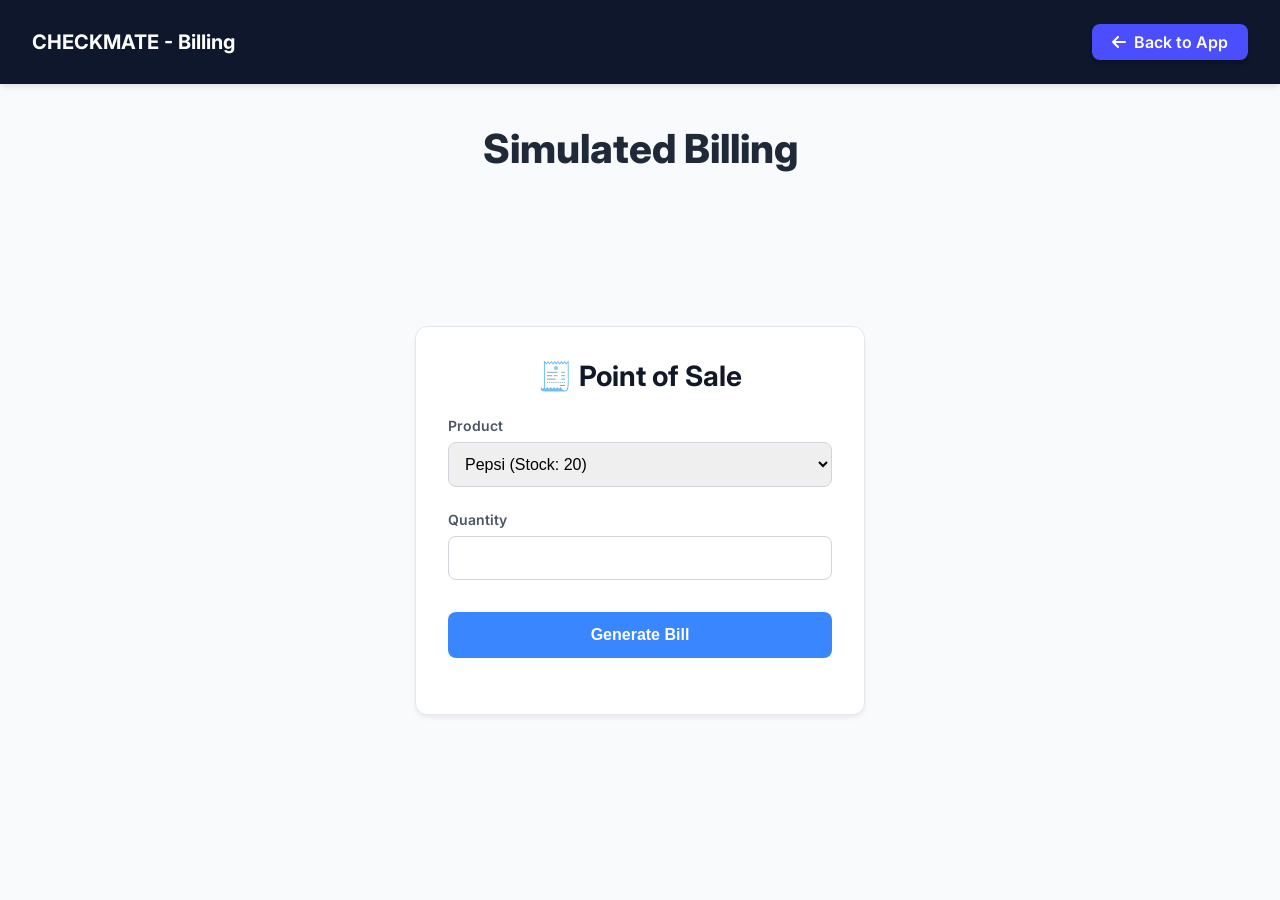
<file: billing.html>
<!DOCTYPE html>
<html lang="en">
<head>
    <meta charset="UTF-8">
    <meta name="viewport" content="width=device-width, initial-scale=1.0">
    <title>Check Mate - Billing</title>
    
    <!-- 1. Font Awesome for Icons -->
    <link rel="stylesheet" href="https://cdnjs.cloudflare.com/ajax/libs/font-awesome/6.5.2/css/all.min.css">
    
    <!-- 2. Google Font: Inter -->
    <link rel="preconnect" href="https://fonts.googleapis.com">
    <link rel="preconnect" href="https://fonts.gstatic.com" crossorigin>
    <link href="https://fonts.googleapis.com/css2?family=Inter:wght@400;500;600;700;800;900&display=swap" rel="stylesheet">

    <!-- 3. Embedded CSS to match your style.css -->
    <style>
        /* ===== 1. RESET & GLOBAL STYLES ===== */
        * {
            margin: 0;
            padding: 0;
            box-sizing: border-box;
        }

        body {
            font-family: 'Inter', sans-serif;
            background-color: #F8FAFC; /* Light gray background */
            min-height: 100vh;
            display: flex;
            flex-direction: column;
        }

        .container {
            width: 100%;
            max-width: 1200px;
            margin: 0 auto;
            padding: 0 2rem; /* 32px padding */
        }

        .btn {
            display: inline-flex;
            align-items: center;
            padding: 0.5rem 1.25rem; /* 8px 20px */
            border: none;
            border-radius: 0.5rem; /* 8px */
            font-weight: 600;
            font-size: 1rem; /* 16px */
            cursor: pointer;
            transition: all 0.3s ease;
            text-decoration: none;
            background-color: #4A4EFC;
            color: white;
            box-shadow: 0 4px 6px -1px rgba(0, 0, 0, 0.1), 0 2px 4px -1px rgba(0, 0, 0, 0.06);
        }
        .btn:hover {
            background-color: #3B3EEA;
            transform: translateY(-2px);
        }
        .btn i {
            margin-right: 0.5rem; /* 8px */
        }

        /* ===== 2. HEADER ===== */
        .header-blue {
            background-color: #0E172B;
            color: white;
            padding: 1.5rem 0;  /* 24px */
            box-shadow: 0 4px 6px -1px rgba(0, 0, 0, 0.1);
        }

        .navbar {
            display: flex;
            justify-content: space-between;
            align-items: center;
            width: 100%;
            max-width: 1400px;
            margin: 0 auto;
            padding: 0 2rem;
        }

        .logo {
            font-size: 1.25rem; /* 20px */
            font-weight: 700;
        }

        /* ===== 3. MAIN CONTENT ===== */
        main.container {
            flex-grow: 1;
            padding-top: 2.5rem; /* 40px */
            padding-bottom: 4rem; /* 64px */
            
            /* Center the billing container */
            display: flex;
            flex-direction: column;
            align-items: center;
        }

        .page-title {
            font-size: 2.5rem; /* 40px */
            font-weight: 800;
            color: #1F2937; /* gray-800 */
            margin-bottom: 2rem; /* 32px */
        }
        
        /* ===== 4. BILLING CONTAINER STYLES ===== */
        /* This replaces the inline styles from your code */
        .billing-container {
            max-width: 450px;
            width: 100%;
            margin: auto;
            padding: 2rem; /* 32px */
            border: 1px solid #E5E7EB; /* gray-200 */
            border-radius: 0.75rem; /* 12px */
            background-color: #ffffff;
            box-shadow: 0 4px 6px -1px rgba(0, 0, 0, 0.05), 0 2px 4px -1px rgba(0, 0, 0, 0.03);
        }
        
        .billing-container h2 {
            font-size: 1.75rem; /* 28px */
            font-weight: 700;
            color: #111827; /* gray-900 */
            margin-bottom: 1.5rem; /* 24px */
            text-align: center;
        }
        
        .billing-container label {
            font-size: 0.875rem; /* 14px */
            font-weight: 600;
            color: #4B5563; /* gray-600 */
            display: block;
            margin-top: 1rem;
        }
        
        /* Modern form styles */
        .billing-container select,
        .billing-container input[type="number"] {
            width: 100%;
            padding: 0.75rem; /* 12px */
            margin: 0.5rem 0;
            border: 1px solid #D1D5DB; /* gray-300 */
            border-radius: 0.5rem; /* 8px */
            font-size: 1rem;
            transition: border-color 0.2s, box-shadow 0.2s;
        }
        
        .billing-container select:focus,
        .billing-container input[type="number"]:focus {
            outline: none;
            border-color: #4A4EFC;
            box-shadow: 0 0 0 3px rgba(74, 78, 252, 0.2);
        }
        
        .billing-container button {
            width: 100%;
            padding: 0.85rem; /* 14px */
            margin-top: 1.5rem; /* 24px */
            background: #3a86ff;
            color: white;
            border: none;
            border-radius: 0.5rem; /* 8px */
            font-size: 1rem; /* 16px */
            font-weight: 600;
            cursor: pointer;
            transition: background-color 0.2s;
        }
        
        .billing-container button:hover {
            background: #2c75e9;
        }
        
        #bill-result {
            margin-top: 1.5rem; /* 24px */
            font-weight: bold;
            font-size: 1rem;
            line-height: 1.6;
            text-align: center;
        }

    </style>
</head>
<body>

    <!-- ===== HEADER ===== -->
    <header class="header-blue">
        <nav class="navbar">
            <h1 class="logo">CHECKMATE - Billing</h1>
            <!-- Back button to return to the main app -->
            <a href="index.html" class="btn">
                <i class="fas fa-arrow-left"></i>
                Back to App
            </a>
        </nav>
    </header>

    <!-- ===== MAIN BILLING SECTION ===== -->
    <main class="container">
        
        <h1 class="page-title">Simulated Billing</h1>

        <!-- This is your billing code, with inline styles removed -->
        <div class="billing-container">
            <h2>🧾 Point of Sale</h2>

            <!-- Product Select -->
            <label for="bill-product">Product</label>
            <select id="bill-product">
                <option value="Pepsi">Pepsi (Stock: 20)</option>
                <option value="Milk">Milk (Stock: 12)</option>
                <option value="Sugar">Sugar (Stock: 50)</option>
            </select>

            <!-- Quantity Input -->
            <label for="bill-qty">Quantity</label>
            <input id="bill-qty" type="number" min="1" />

            <!-- Bill Button -->
            <button onclick="simulateBilling()">
                Generate Bill
            </button>

            <p id="bill-result"></p>
        </div>

    </main>

    <!-- This is your exact JavaScript logic, unchanged -->
    <script>
        // Mock inventory for demo (replace with API later)
        let inventory = {
            "Pepsi": 20,
            "Milk": 12,
            "Sugar": 50
        };

        // Digit-by-digit spell-out
        function digitSpell(num) {
            const map = {
                "0": "zero", "1": "one", "2": "two", "3": "three", "4": "four",
                "5": "five", "6": "six", "7": "seven", "8": "eight", "9": "nine"
            };
            return num.toString().split("").map(d => map[d]).join("-");
        }

        function simulateBilling() {
            let product = document.getElementById("bill-product").value;
            let quantity = document.getElementById("bill-qty").value;
            let resultBox = document.getElementById("bill-result");

            if (!quantity || quantity <= 0) {
                resultBox.innerHTML = "❌ Please enter a valid quantity.";
                resultBox.style.color = "#DC2626"; // red-600
                return;
            }

            quantity = parseInt(quantity);

            // Check stock
            if (inventory[product] < quantity) {
                resultBox.innerHTML = `❌ Not enough stock. Available: ${inventory[product]}`;
                resultBox.style.color = "#DC2626"; // red-600
                return;
            }

            // Spell out digits
            const spelled = digitSpell(String(quantity));

            // Confirmation message
            resultBox.innerHTML = `✔ Confirming sale of <b>${spelled}</b> ${product}.<br>Processing...`;
            resultBox.style.color = "#374151"; // gray-700

            // Simulate update
            setTimeout(() => {
                inventory[product] -= quantity;

                resultBox.innerHTML = `
                    ✔ Sale completed!<br>
                    ${product} remaining stock: <b>${inventory[product]}</b>
                `;
                resultBox.style.color = "#166534"; // green-800

                // TODO: Update the dropdown list to show new stock
                // This is a good next step!
            }, 1000);
        }
    </script>

</body>
</html>
</file>
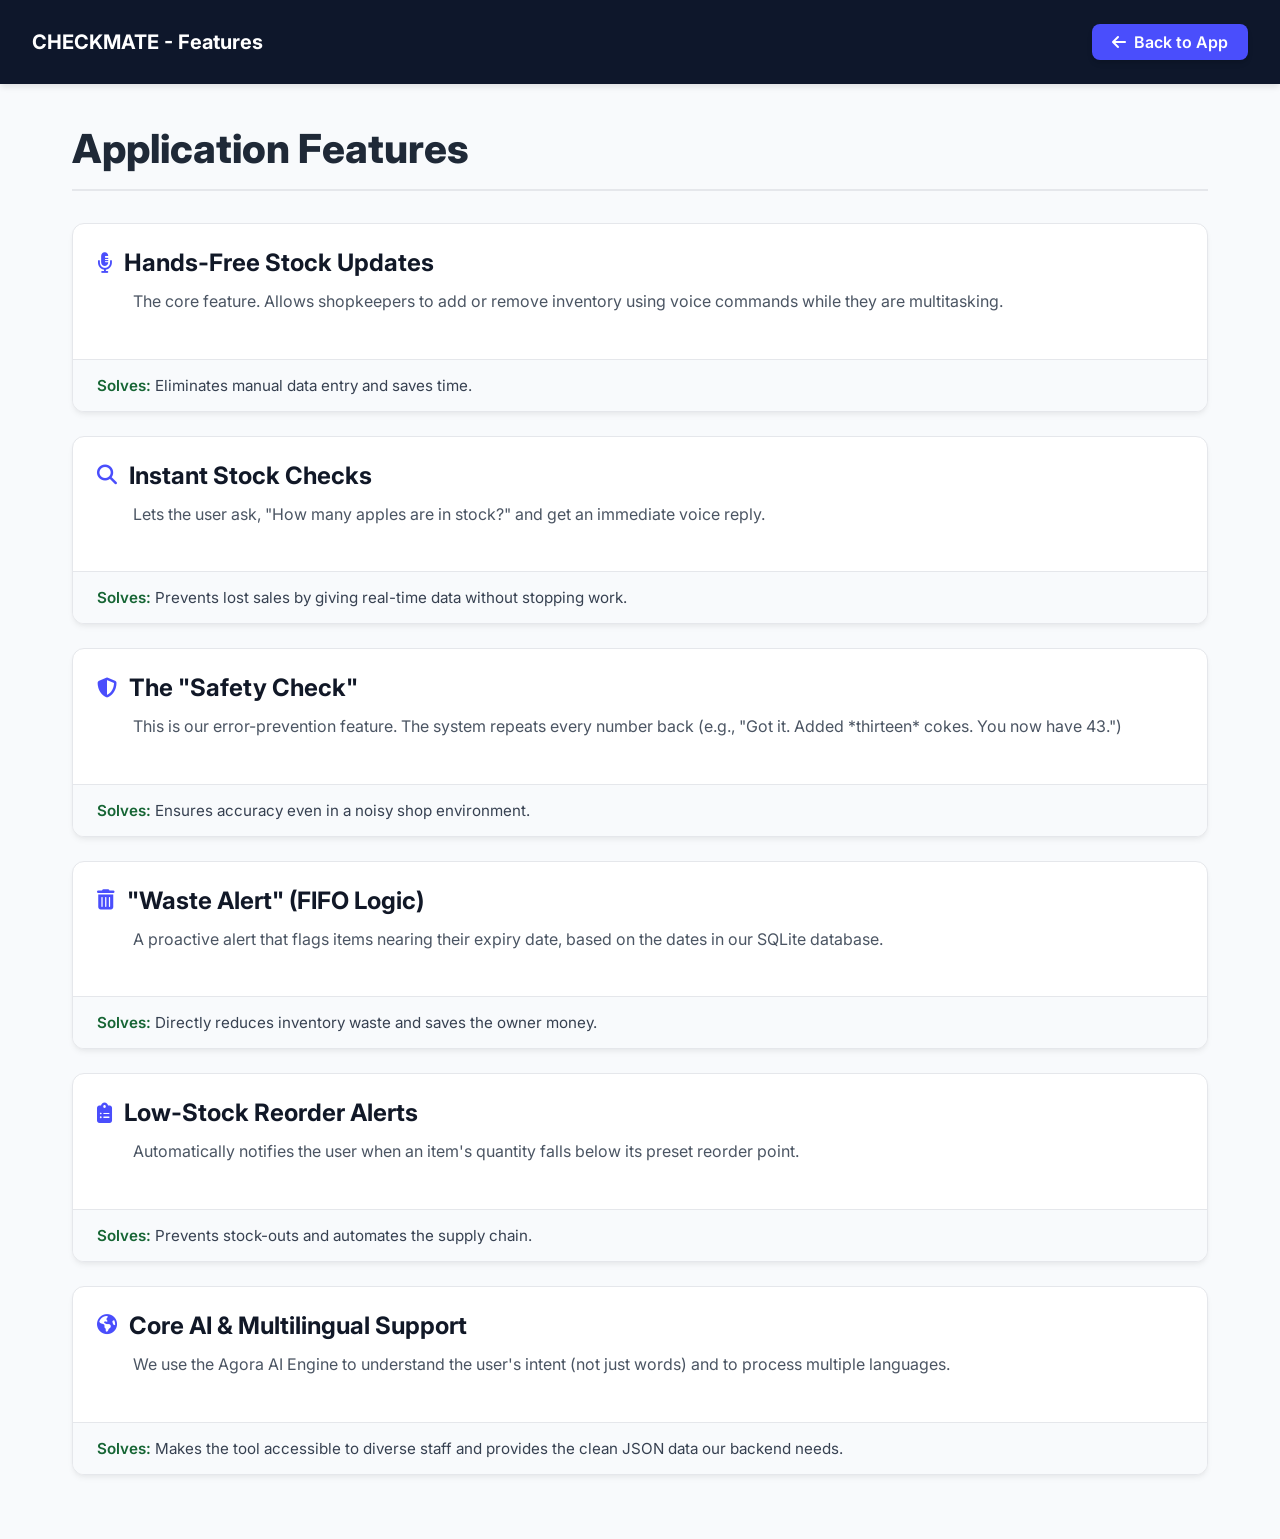
<file: Feature.html>
<!DOCTYPE html>
<html lang="en">
<head>
    <meta charset="UTF-8">
    <meta name="viewport" content="width=device-width, initial-scale=1.0">
    <title>Check Mate - Features</title>
    
    <!-- 1. Font Awesome for Icons -->
    <link rel="stylesheet" href="https://cdnjs.cloudflare.com/ajax/libs/font-awesome/6.5.2/css/all.min.css">
    
    <!-- 2. Google Font: Inter -->
    <link rel="preconnect" href="https://fonts.googleapis.com">
    <link rel="preconnect" href="https://fonts.gstatic.com" crossorigin>
    <link href="https://fonts.googleapis.com/css2?family=Inter:wght@400;500;600;700;800;900&display=swap" rel="stylesheet">

    <!-- 3. Embedded CSS to match your style.css -->
    <style>
        /* ===== 1. RESET & GLOBAL STYLES ===== */
        * {
            margin: 0;
            padding: 0;
            box-sizing: border-box;
        }

        body {
            font-family: 'Inter', sans-serif;
            background-color: #F8FAFC; /* Light gray background */
            min-height: 100vh;
            display: flex;
            flex-direction: column;
        }

        .container {
            width: 100%;
            max-width: 1200px; /* Slightly smaller for a content page */
            margin: 0 auto;
            padding: 0 2rem; /* 32px padding */
        }

        .btn {
            display: inline-flex;
            align-items: center;
            padding: 0.5rem 1.25rem; /* 8px 20px */
            border: none;
            border-radius: 0.5rem; /* 8px */
            font-weight: 600;
            font-size: 1rem; /* 16px */
            cursor: pointer;
            transition: all 0.3s ease;
            text-decoration: none;
            background-color: #4A4EFC;
            color: white;
            box-shadow: 0 4px 6px -1px rgba(0, 0, 0, 0.1), 0 2px 4px -1px rgba(0, 0, 0, 0.06);
        }
        .btn:hover {
            background-color: #3B3EEA;
            transform: translateY(-2px);
        }
        .btn i {
            margin-right: 0.5rem; /* 8px */
        }

        /* ===== 2. HEADER ===== */
        .header-blue {
            background-color: #0E172B;
            color: white;
            padding: 1.5rem 0;  /* 24px */
            box-shadow: 0 4px 6px -1px rgba(0, 0, 0, 0.1);
        }

        .navbar {
            display: flex;
            justify-content: space-between;
            align-items: center;
            width: 100%;
            max-width: 1400px;
            margin: 0 auto;
            padding: 0 2rem;
        }

        .logo {
            font-size: 1.25rem; /* 20px */
            font-weight: 700;
        }

        /* ===== 3. MAIN CONTENT ===== */
        main.container {
            flex-grow: 1;
            padding-top: 2.5rem; /* 40px */
            padding-bottom: 4rem; /* 64px */
        }

        .page-title {
            font-size: 2.5rem; /* 40px */
            font-weight: 800;
            color: #1F2937; /* gray-800 */
            margin-bottom: 2rem; /* 32px */
            border-bottom: 2px solid #E5E7EB; /* gray-200 */
            padding-bottom: 1rem;
        }

        .features-list {
            list-style: none;
            display: grid;
            gap: 1.5rem; /* 24px */
        }

        .feature-item {
            background-color: #ffffff;
            border-radius: 0.75rem; /* 12px */
            border: 1px solid #E5E7EB; /* gray-200 */
            box-shadow: 0 4px 6px -1px rgba(0, 0, 0, 0.05), 0 2px 4px -1px rgba(0, 0, 0, 0.03);
            overflow: hidden; /* To contain the border on .solves-box */
        }
        
        .feature-content {
             padding: 1.5rem; /* 24px */
        }

        .feature-title {
            font-size: 1.5rem; /* 24px */
            font-weight: 700;
            color: #111827; /* gray-900 */
            display: flex;
            align-items: center;
        }
        
        .feature-title i {
            color: #4A4EFC; /* blue-600 */
            margin-right: 0.75rem; /* 12px */
            font-size: 1.25rem; /* 20px */
        }

        .feature-description {
            font-size: 1rem; /* 16px */
            color: #4B5563; /* gray-600 */
            line-height: 1.6;
            margin-top: 0.75rem; /* 12px */
            padding-left: 2.25rem; /* Aligns with title text */
        }

        .solves-box {
            background-color: #F8FAFC; /* gray-50 */
            margin-top: 1.25rem; /* 20px */
            padding: 1rem 1.5rem; /* 16px 24px */
            border-top: 1px solid #E5E7EB; /* gray-200 */
            font-size: 0.95rem;
        }
        
        .solves-box strong {
            color: #166534; /* green-800 */
            font-weight: 600;
        }
        
        .solves-box span {
            color: #374151; /* gray-700 */
        }

    </style>
</head>
<body>

    <!-- ===== HEADER ===== -->
    <header class="header-blue">
        <nav class="navbar">
            <h1 class="logo">CHECKMATE - Features</h1>
            <!-- Back button to return to the main app -->
            <a href="index.html" class="btn">
                <i class="fas fa-arrow-left"></i>
                Back to App
            </a>
        </nav>
    </header>

    <!-- ===== MAIN FEATURES SECTION ===== -->
    <main class="container">
        
        <h1 class="page-title">Application Features</h1>

        <ul class="features-list">
            
            <!-- Feature 1 -->
            <li class="feature-item">
                <div class="feature-content">
                    <h2 class="feature-title">
                        <i class="fas fa-microphone-alt"></i>
                        <span>Hands-Free Stock Updates</span>
                    </h2>
                    <p class="feature-description">
                        The core feature. Allows shopkeepers to add or remove inventory using voice commands while they are multitasking.
                    </p>
                </div>
                <div class="solves-box">
                    <strong>Solves:</strong> <span>Eliminates manual data entry and saves time.</span>
                </div>
            </li>

            <!-- Feature 2 -->
            <li class="feature-item">
                <div class="feature-content">
                    <h2 class="feature-title">
                        <i class="fas fa-search"></i>
                        <span>Instant Stock Checks</span>
                    </h2>
                    <p class="feature-description">
                        Lets the user ask, "How many apples are in stock?" and get an immediate voice reply.
                    </p>
                </div>
                <div class="solves-box">
                    <strong>Solves:</strong> <span>Prevents lost sales by giving real-time data without stopping work.</span>
                </div>
            </li>

            <!-- Feature 3 -->
            <li class="feature-item">
                <div class="feature-content">
                    <h2 class="feature-title">
                        <i class="fas fa-shield-alt"></i>
                        <span>The "Safety Check"</span>
                    </h2>
                    <p class="feature-description">
                        This is our error-prevention feature. The system repeats every number back (e.g., "Got it. Added *thirteen* cokes. You now have 43.")
                    </p>
                </div>
                <div class="solves-box">
                    <strong>Solves:</strong> <span>Ensures accuracy even in a noisy shop environment.</span>
                </div>
            </li>

            <!-- Feature 4 -->
            <li class="feature-item">
                <div class="feature-content">
                    <h2 class="feature-title">
                        <i class="fas fa-trash-alt"></i>
                        <span>"Waste Alert" (FIFO Logic)</span>
                    </h2>
                    <p class="feature-description">
                        A proactive alert that flags items nearing their expiry date, based on the dates in our SQLite database.
                    </p>
                </div>
                <div class="solves-box">
                    <strong>Solves:</strong> <span>Directly reduces inventory waste and saves the owner money.</span>
                </div>
            </li>

            <!-- Feature 5 -->
            <li class="feature-item">
                <div class="feature-content">
                    <h2 class="feature-title">
                        <i class="fas fa-clipboard-list"></i>
                        <span>Low-Stock Reorder Alerts</span>
                    </h2>
                    <p class="feature-description">
                        Automatically notifies the user when an item's quantity falls below its preset reorder point.
                    </p>
                </div>
                <div class="solves-box">
                    <strong>Solves:</strong> <span>Prevents stock-outs and automates the supply chain.</span>
                </div>
            </li>

            <!-- Feature 6 -->
            <li class="feature-item">
                <div class="feature-content">
                    <h2 class="feature-title">
                        <i class="fas fa-globe-americas"></i>
                        <span>Core AI & Multilingual Support</span>
                    </h2>
                    <p class="feature-description">
                        We use the Agora AI Engine to understand the user's intent (not just words) and to process multiple languages.
                    </p>
                </div>
                <div class="solves-box">
                    <strong>Solves:</strong> <span>Makes the tool accessible to diverse staff and provides the clean JSON data our backend needs.</span>
                </div>
            </li>

        </ul>
    </main>

</body>
</html>
</file>
